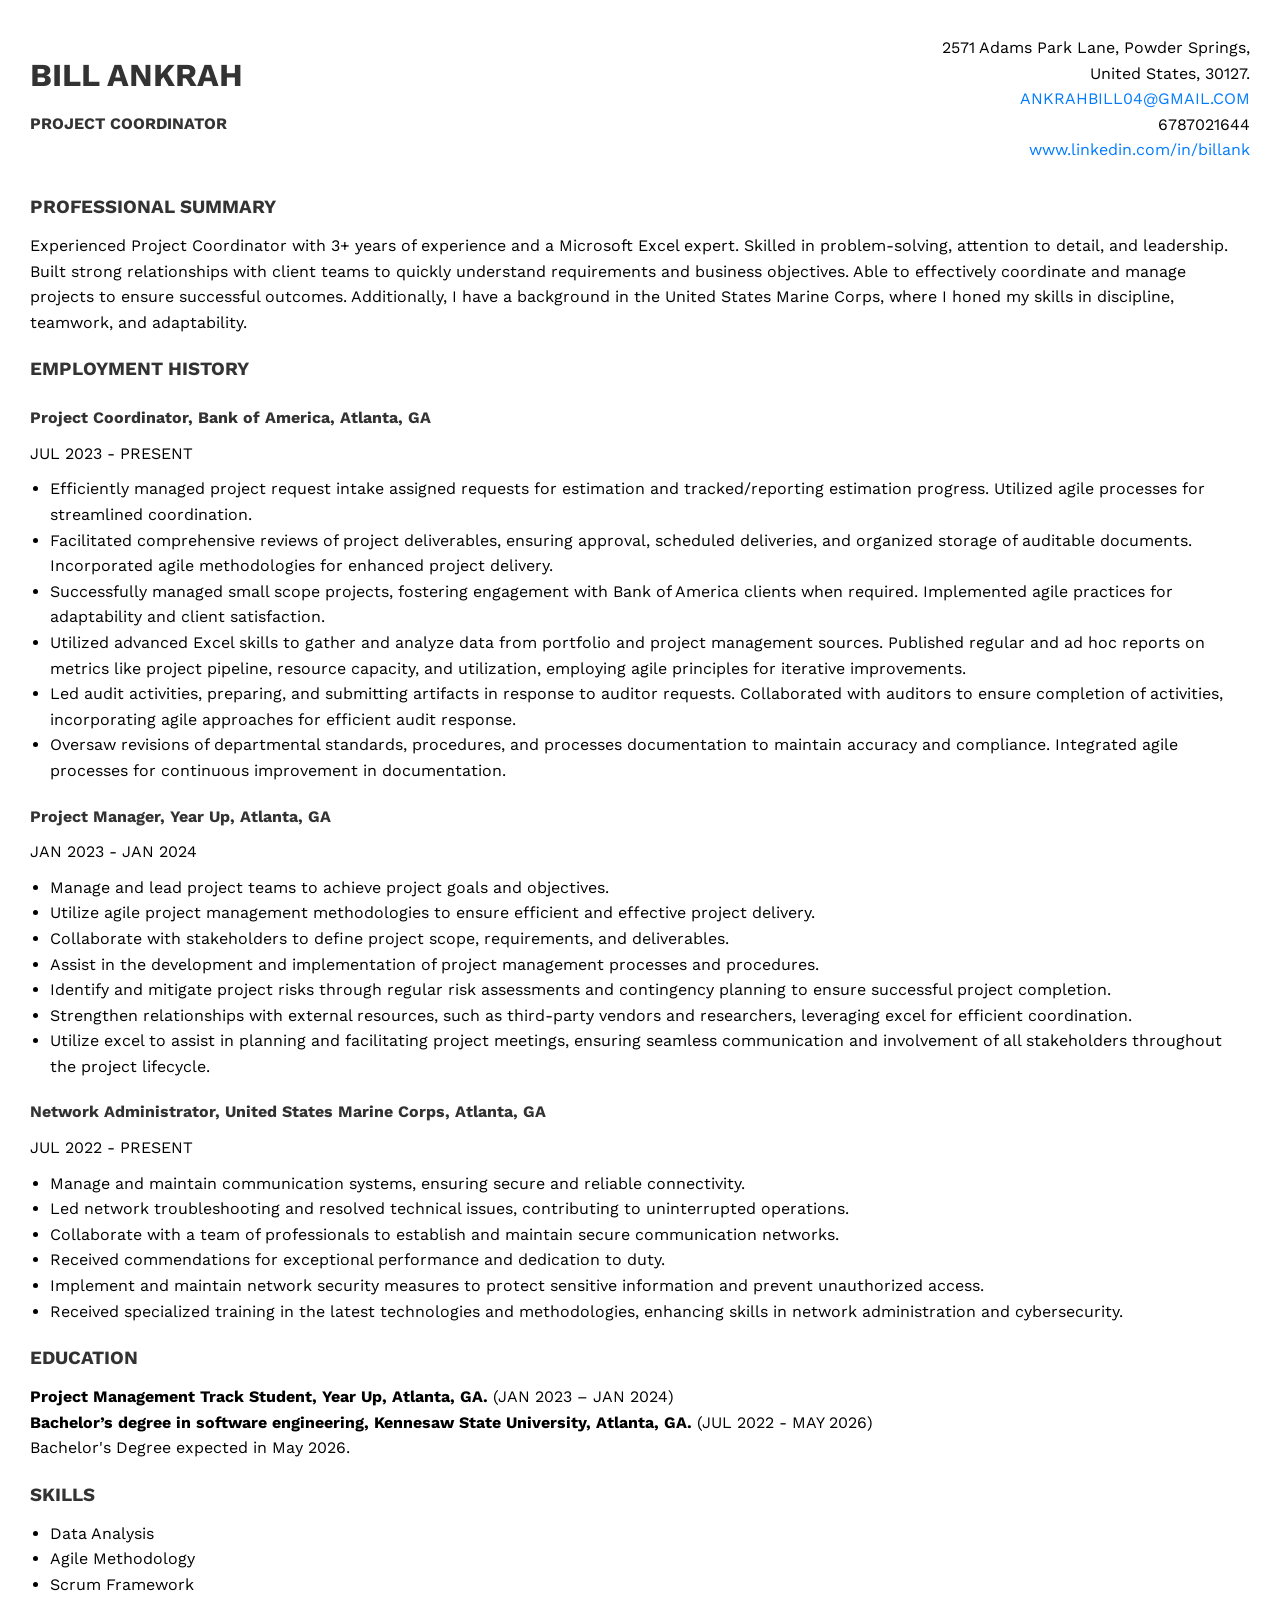
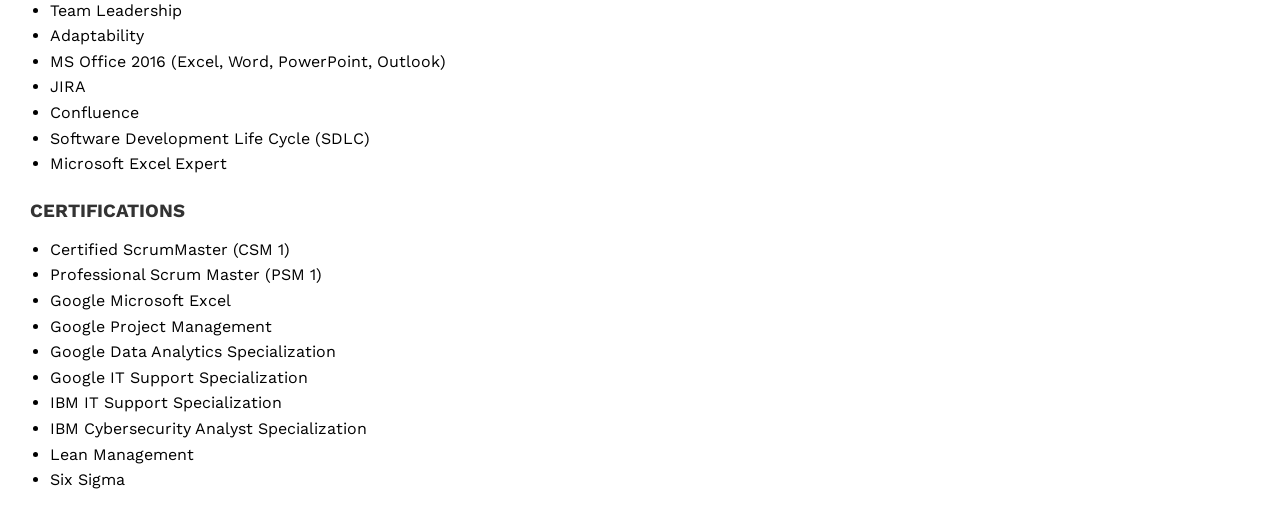
<file: index.html>
<!DOCTYPE html>
<html lang="en">
<head>
    <meta charset="UTF-8">
    <meta name="viewport" content="width=device-width, initial-scale=1.0">
    <title>Bill Ankrah - Project Coordinator</title>
    <link rel="stylesheet" type="text/css" href="index.css">
</head>
<body>
    <div class="header">
        <div class="name">
            <h1>BILL ANKRAH</h1>
            <h2>PROJECT COORDINATOR</h2>
        </div>
        <div class="contact-info">
            <p>2571 Adams Park Lane, Powder Springs,<br> 
            United States, 30127.<br>
            <a href="mailto:ANKRAHBILL04@GMAIL.COM">ANKRAHBILL04@GMAIL.COM</a><br>
            6787021644<br>
           <a href="https://www.linkedin.com/in/billank">www.linkedin.com/in/billank</a></p>
        </div>
    </div>
    <h3>PROFESSIONAL SUMMARY</h3>
    <p>Experienced Project Coordinator with 3+ years of experience and a Microsoft Excel expert. Skilled in problem-solving, attention to detail, and leadership. Built strong relationships with client teams to quickly understand requirements and business objectives. Able to effectively coordinate and manage projects to ensure successful outcomes. Additionally, I have a background in the United States Marine Corps, where I honed my skills in discipline, teamwork, and adaptability.</p>

    <h3>EMPLOYMENT HISTORY</h3>

    <h4>Project Coordinator, Bank of America, Atlanta, GA</h4>
    <p>JUL 2023 - PRESENT</p>
    <ul>
        <li>Efficiently managed project request intake assigned requests for estimation and tracked/reporting estimation progress. Utilized agile processes for streamlined coordination.</li>
        <li>Facilitated comprehensive reviews of project deliverables, ensuring approval, scheduled deliveries, and organized storage of auditable documents. Incorporated agile methodologies for enhanced project delivery.</li>
        <li>Successfully managed small scope projects, fostering engagement with Bank of America clients when required. Implemented agile practices for adaptability and client satisfaction.</li>
        <li>Utilized advanced Excel skills to gather and analyze data from portfolio and project management sources. Published regular and ad hoc reports on metrics like project pipeline, resource capacity, and utilization, employing agile principles for iterative improvements.</li>
        <li>Led audit activities, preparing, and submitting artifacts in response to auditor requests. Collaborated with auditors to ensure completion of activities, incorporating agile approaches for efficient audit response.</li>
        <li>Oversaw revisions of departmental standards, procedures, and processes documentation to maintain accuracy and compliance. Integrated agile processes for continuous improvement in documentation.</li>
    </ul>

    <h4>Project Manager, Year Up, Atlanta, GA</h4>
    <p>JAN 2023 - JAN 2024</p>
    <ul>
        <li>Manage and lead project teams to achieve project goals and objectives.</li>
        <li>Utilize agile project management methodologies to ensure efficient and effective project delivery.</li>
        <li>Collaborate with stakeholders to define project scope, requirements, and deliverables.</li>
        <li>Assist in the development and implementation of project management processes and procedures.</li>
        <li>Identify and mitigate project risks through regular risk assessments and contingency planning to ensure successful project completion.</li>
        <li>Strengthen relationships with external resources, such as third-party vendors and researchers, leveraging excel for efficient coordination.</li>
        <li>Utilize excel to assist in planning and facilitating project meetings, ensuring seamless communication and involvement of all stakeholders throughout the project lifecycle.</li>
    </ul>

    <h4>Network Administrator, United States Marine Corps, Atlanta, GA</h4>
    <p>JUL 2022 - PRESENT</p>
    <ul>
        <li>Manage and maintain communication systems, ensuring secure and reliable connectivity.</li>
        <li>Led network troubleshooting and resolved technical issues, contributing to uninterrupted operations.</li>
        <li>Collaborate with a team of professionals to establish and maintain secure communication networks.</li>
        <li>Received commendations for exceptional performance and dedication to duty.</li>
        <li>Implement and maintain network security measures to protect sensitive information and prevent unauthorized access.</li>
        <li>Received specialized training in the latest technologies and methodologies, enhancing skills in network administration and cybersecurity.</li>
    </ul>

    <h3>EDUCATION</h3>
    <p><strong>Project Management Track Student, Year Up, Atlanta, GA.</strong> (JAN 2023 – JAN 2024)<br>
    <strong>Bachelor’s degree in software engineering, Kennesaw State University, Atlanta, GA.</strong> (JUL 2022 - MAY 2026)<br>
    Bachelor's Degree expected in May 2026.</p>

    <h3>SKILLS</h3>
    <ul>
        <li>Data Analysis</li>
        <li>Agile Methodology</li>
        <li>Scrum Framework</li>
        <li>Team Leadership</li>
        <li>Adaptability</li>
        <li>MS Office 2016 (Excel, Word, PowerPoint, Outlook)</li>
        <li>JIRA</li>
        <li>Confluence</li>
        <li>Software Development Life Cycle (SDLC)</li>
        <li>Microsoft Excel Expert</li>
    </ul>

    <h3>CERTIFICATIONS</h3>
    <ul>
        <li>Certified ScrumMaster (CSM 1)</li>
        <li>Professional Scrum Master (PSM 1)</li>
        <li>Google Microsoft Excel</li>
        <li>Google Project Management</li>
        <li>Google Data Analytics Specialization</li>
        <li>Google IT Support Specialization</li>
        <li>IBM IT Support Specialization</li>
        <li>IBM Cybersecurity Analyst Specialization</li>
        <li>Lean Management</li>
        <li>Six Sigma</li>
    </ul>
</body>
</html>
</file>
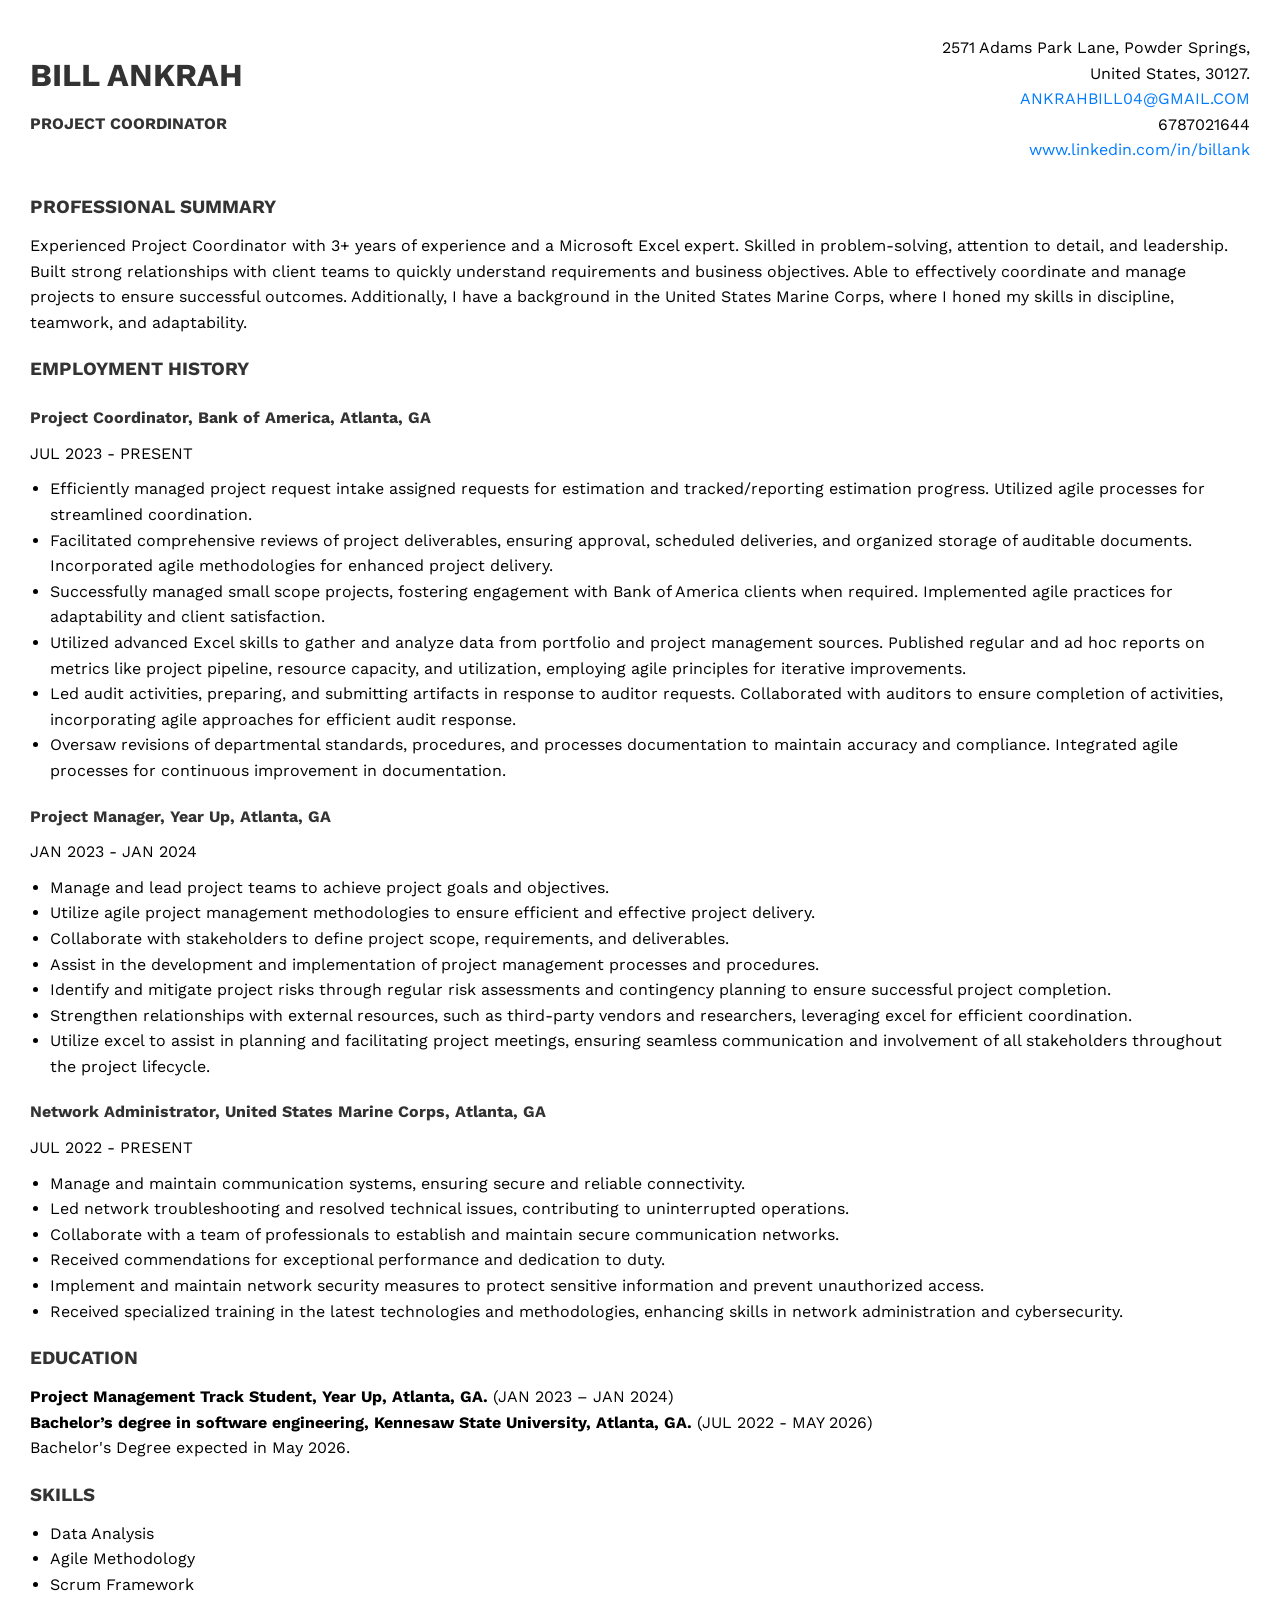
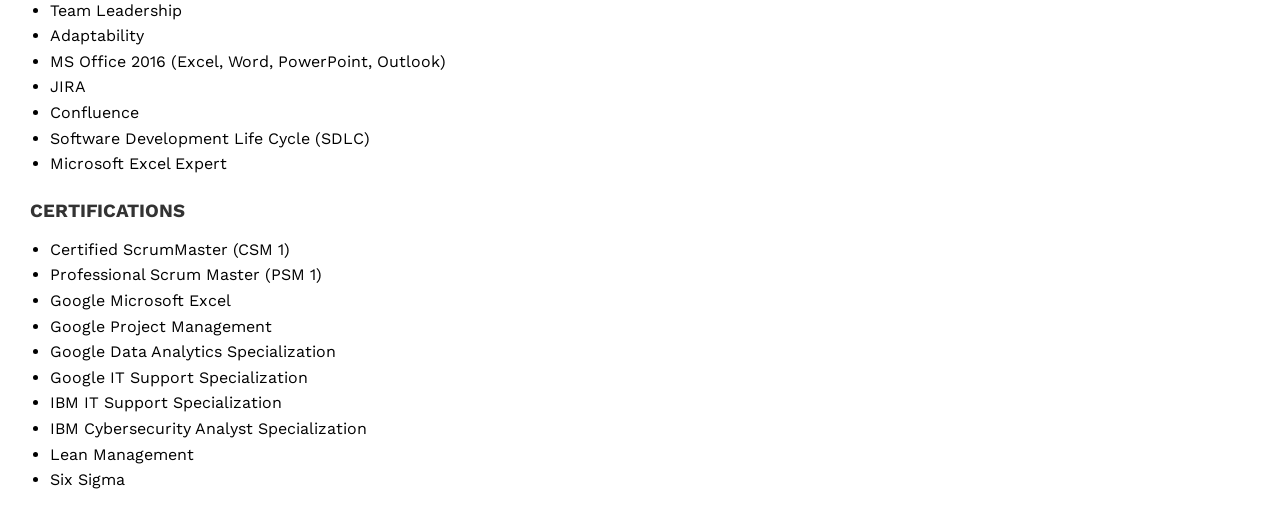
<file: My Resume Website.html>
<!DOCTYPE html>
<html lang="en">
<head>
    <meta charset="UTF-8">
    <meta name="viewport" content="width=device-width, initial-scale=1.0">
    <title>Bill Ankrak - Project Coordinator</title>
    <link rel="stylesheet" type="text/css" href="My Resume Stylesheet.css">
</head>
<body>
    <div class="header">
        <div class="name">
            <h1>BILL ANKRAH</h1>
            <h2>PROJECT COORDINATOR</h2>
        </div>
        <div class="contact-info">
            <p>2571 Adams Park Lane, Powder Springs,<br> 
            United States, 30127.<br>
            <a href="mailto:ANKRAHBILL04@GMAIL.COM">ANKRAHBILL04@GMAIL.COM</a><br>
            6787021644<br>
           <a href="https://www.linkedin.com/in/billank">www.linkedin.com/in/billank</a></p>
        </div>
    </div>
    <h3>PROFESSIONAL SUMMARY</h3>
    <p>Experienced Project Coordinator with 3+ years of experience and a Microsoft Excel expert. Skilled in problem-solving, attention to detail, and leadership. Built strong relationships with client teams to quickly understand requirements and business objectives. Able to effectively coordinate and manage projects to ensure successful outcomes. Additionally, I have a background in the United States Marine Corps, where I honed my skills in discipline, teamwork, and adaptability.</p>

    <h3>EMPLOYMENT HISTORY</h3>

    <h4>Project Coordinator, Bank of America, Atlanta, GA</h4>
    <p>JUL 2023 - PRESENT</p>
    <ul>
        <li>Efficiently managed project request intake assigned requests for estimation and tracked/reporting estimation progress. Utilized agile processes for streamlined coordination.</li>
        <li>Facilitated comprehensive reviews of project deliverables, ensuring approval, scheduled deliveries, and organized storage of auditable documents. Incorporated agile methodologies for enhanced project delivery.</li>
        <li>Successfully managed small scope projects, fostering engagement with Bank of America clients when required. Implemented agile practices for adaptability and client satisfaction.</li>
        <li>Utilized advanced Excel skills to gather and analyze data from portfolio and project management sources. Published regular and ad hoc reports on metrics like project pipeline, resource capacity, and utilization, employing agile principles for iterative improvements.</li>
        <li>Led audit activities, preparing, and submitting artifacts in response to auditor requests. Collaborated with auditors to ensure completion of activities, incorporating agile approaches for efficient audit response.</li>
        <li>Oversaw revisions of departmental standards, procedures, and processes documentation to maintain accuracy and compliance. Integrated agile processes for continuous improvement in documentation.</li>
    </ul>

    <h4>Project Manager, Year Up, Atlanta, GA</h4>
    <p>JAN 2023 - JAN 2024</p>
    <ul>
        <li>Manage and lead project teams to achieve project goals and objectives.</li>
        <li>Utilize agile project management methodologies to ensure efficient and effective project delivery.</li>
        <li>Collaborate with stakeholders to define project scope, requirements, and deliverables.</li>
        <li>Assist in the development and implementation of project management processes and procedures.</li>
        <li>Identify and mitigate project risks through regular risk assessments and contingency planning to ensure successful project completion.</li>
        <li>Strengthen relationships with external resources, such as third-party vendors and researchers, leveraging excel for efficient coordination.</li>
        <li>Utilize excel to assist in planning and facilitating project meetings, ensuring seamless communication and involvement of all stakeholders throughout the project lifecycle.</li>
    </ul>

    <h4>Network Administrator, United States Marine Corps, Atlanta, GA</h4>
    <p>JUL 2022 - PRESENT</p>
    <ul>
        <li>Manage and maintain communication systems, ensuring secure and reliable connectivity.</li>
        <li>Led network troubleshooting and resolved technical issues, contributing to uninterrupted operations.</li>
        <li>Collaborate with a team of professionals to establish and maintain secure communication networks.</li>
        <li>Received commendations for exceptional performance and dedication to duty.</li>
        <li>Implement and maintain network security measures to protect sensitive information and prevent unauthorized access.</li>
        <li>Received specialized training in the latest technologies and methodologies, enhancing skills in network administration and cybersecurity.</li>
    </ul>

    <h3>EDUCATION</h3>
    <p><strong>Project Management Track Student, Year Up, Atlanta, GA.</strong> (JAN 2023 – JAN 2024)<br>
    <strong>Bachelor’s degree in software engineering, Kennesaw State University, Atlanta, GA.</strong> (JUL 2022 - MAY 2026)<br>
    Bachelor's Degree expected in May 2026.</p>

    <h3>SKILLS</h3>
    <ul>
        <li>Data Analysis</li>
        <li>Agile Methodology</li>
        <li>Scrum Framework</li>
        <li>Team Leadership</li>
        <li>Adaptability</li>
        <li>MS Office 2016 (Excel, Word, PowerPoint, Outlook)</li>
        <li>JIRA</li>
        <li>Confluence</li>
        <li>Software Development Life Cycle (SDLC)</li>
        <li>Microsoft Excel Expert</li>
    </ul>

    <h3>CERTIFICATIONS</h3>
    <ul>
        <li>Certified ScrumMaster (CSM 1)</li>
        <li>Professional Scrum Master (PSM 1)</li>
        <li>Google Microsoft Excel</li>
        <li>Google Project Management</li>
        <li>Google Data Analytics Specialization</li>
        <li>Google IT Support Specialization</li>
        <li>IBM IT Support Specialization</li>
        <li>IBM Cybersecurity Analyst Specialization</li>
        <li>Lean Management</li>
        <li>Six Sigma</li>
    </ul>
</body>
</html>
</file>
<file: index.css>
@import url('https://fonts.googleapis.com/css2?family=Work+Sans:wght@400;500;600;700&display=swap');

body {
    font-family: 'Work Sans', sans-serif;
    line-height: 1.6;
    margin: 30px;
    padding: 0;
}
.header {
    display: flex;
    justify-content: space-between;
}

.name {
    margin-right: 20px; 
}

.contact-info {
    text-align: right;
}

h2 {
    font-size: medium;
    color: #333;
    margin-top: 10px;
    margin-bottom: 5px; 
}

h1, h3, h4 {
    color: #333;
    margin-top: 20px;
    margin-bottom: 10px;
}
a {
    color: #007bff;
    text-decoration: none;
}
p, ul {
    margin-top: 5px;
    margin-bottom: 10px;
}
ul {
    padding-left: 20px;
}
li {
    list-style-type: disc;
}
</file>
<file: My Resume Stylesheet.css>
@import url('https://fonts.googleapis.com/css2?family=Work+Sans:wght@400;500;600;700&display=swap');

body {
    font-family: 'Work Sans', sans-serif;
    line-height: 1.6;
    margin: 30px;
    padding: 0;
}
.header {
    display: flex;
    justify-content: space-between;
}

.name {
    margin-right: 20px; 
}

.contact-info {
    text-align: right;
}

h2 {
    font-size: medium;
    color: #333;
    margin-top: 10px;
    margin-bottom: 5px; 
}

h1, h3, h4 {
    color: #333;
    margin-top: 20px;
    margin-bottom: 10px;
}
a {
    color: #007bff;
    text-decoration: none;
}
p, ul {
    margin-top: 5px;
    margin-bottom: 10px;
}
ul {
    padding-left: 20px;
}
li {
    list-style-type: disc;
}
</file>
